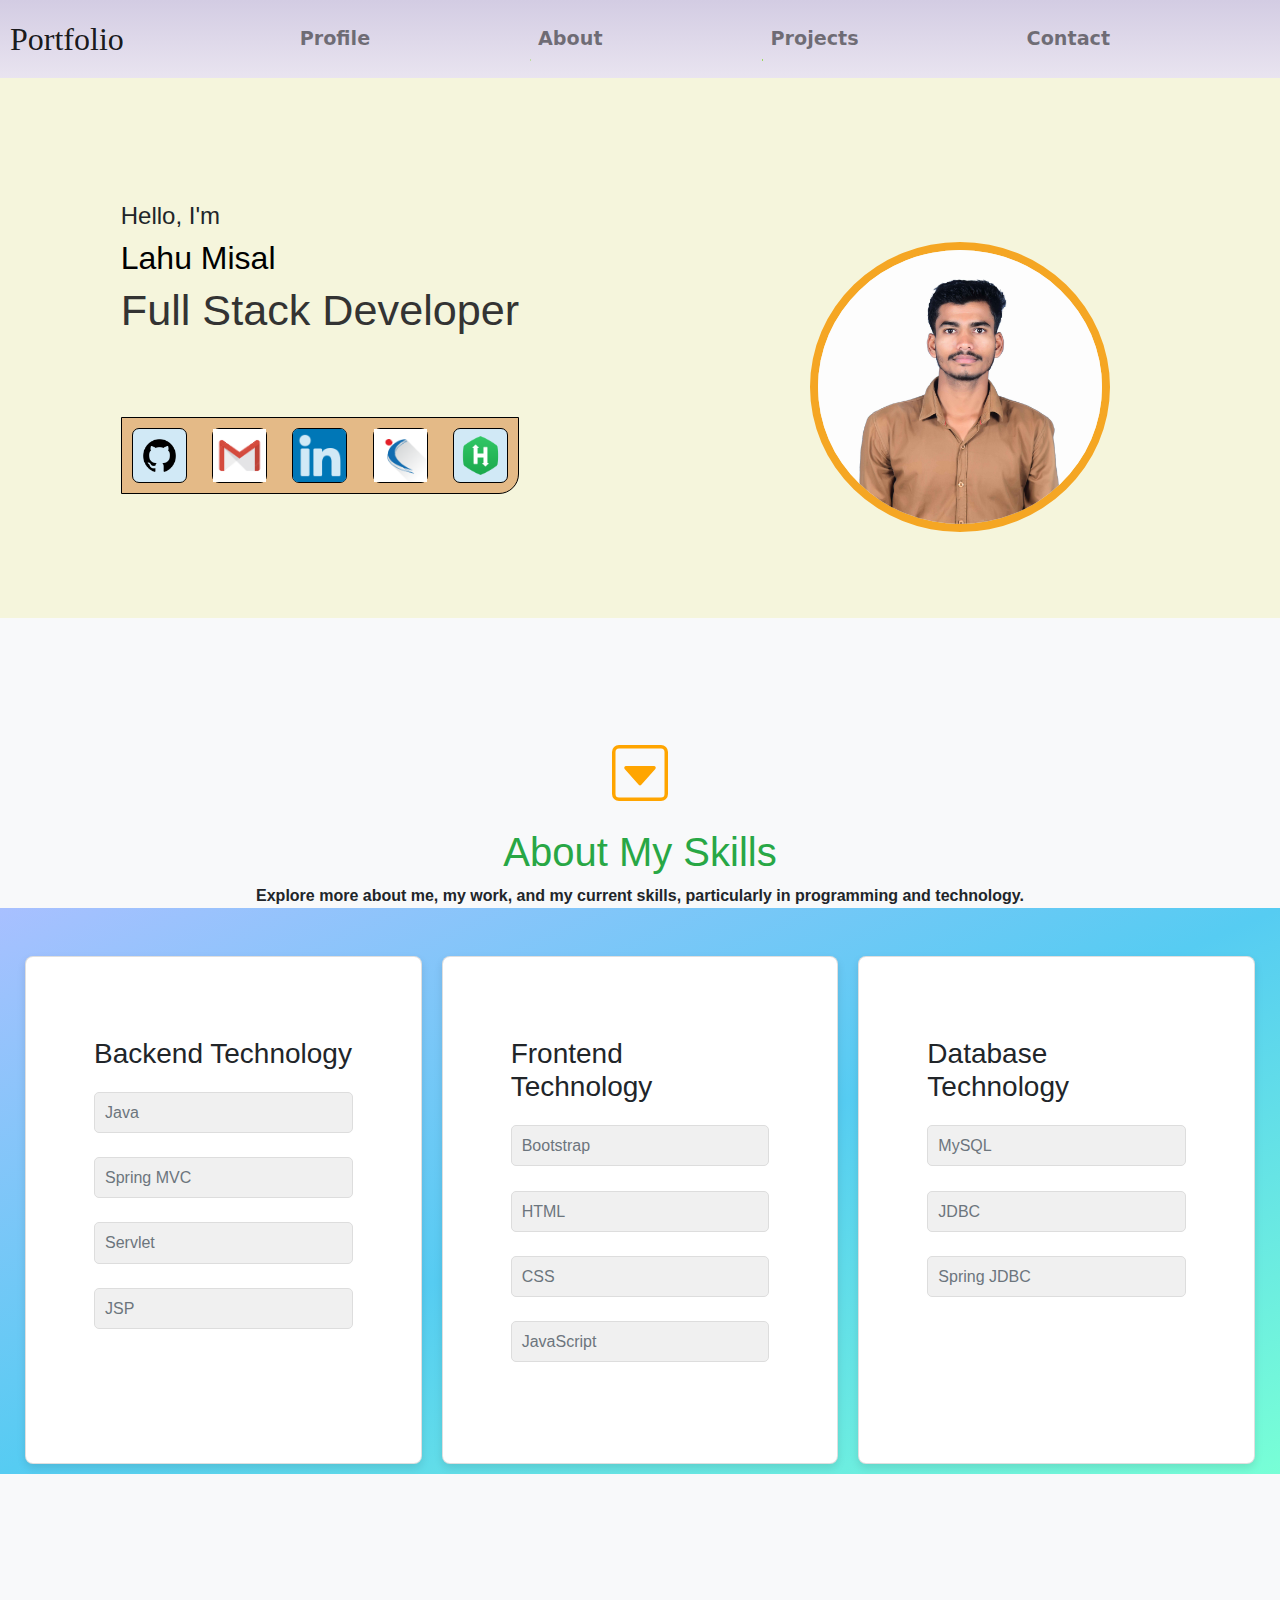
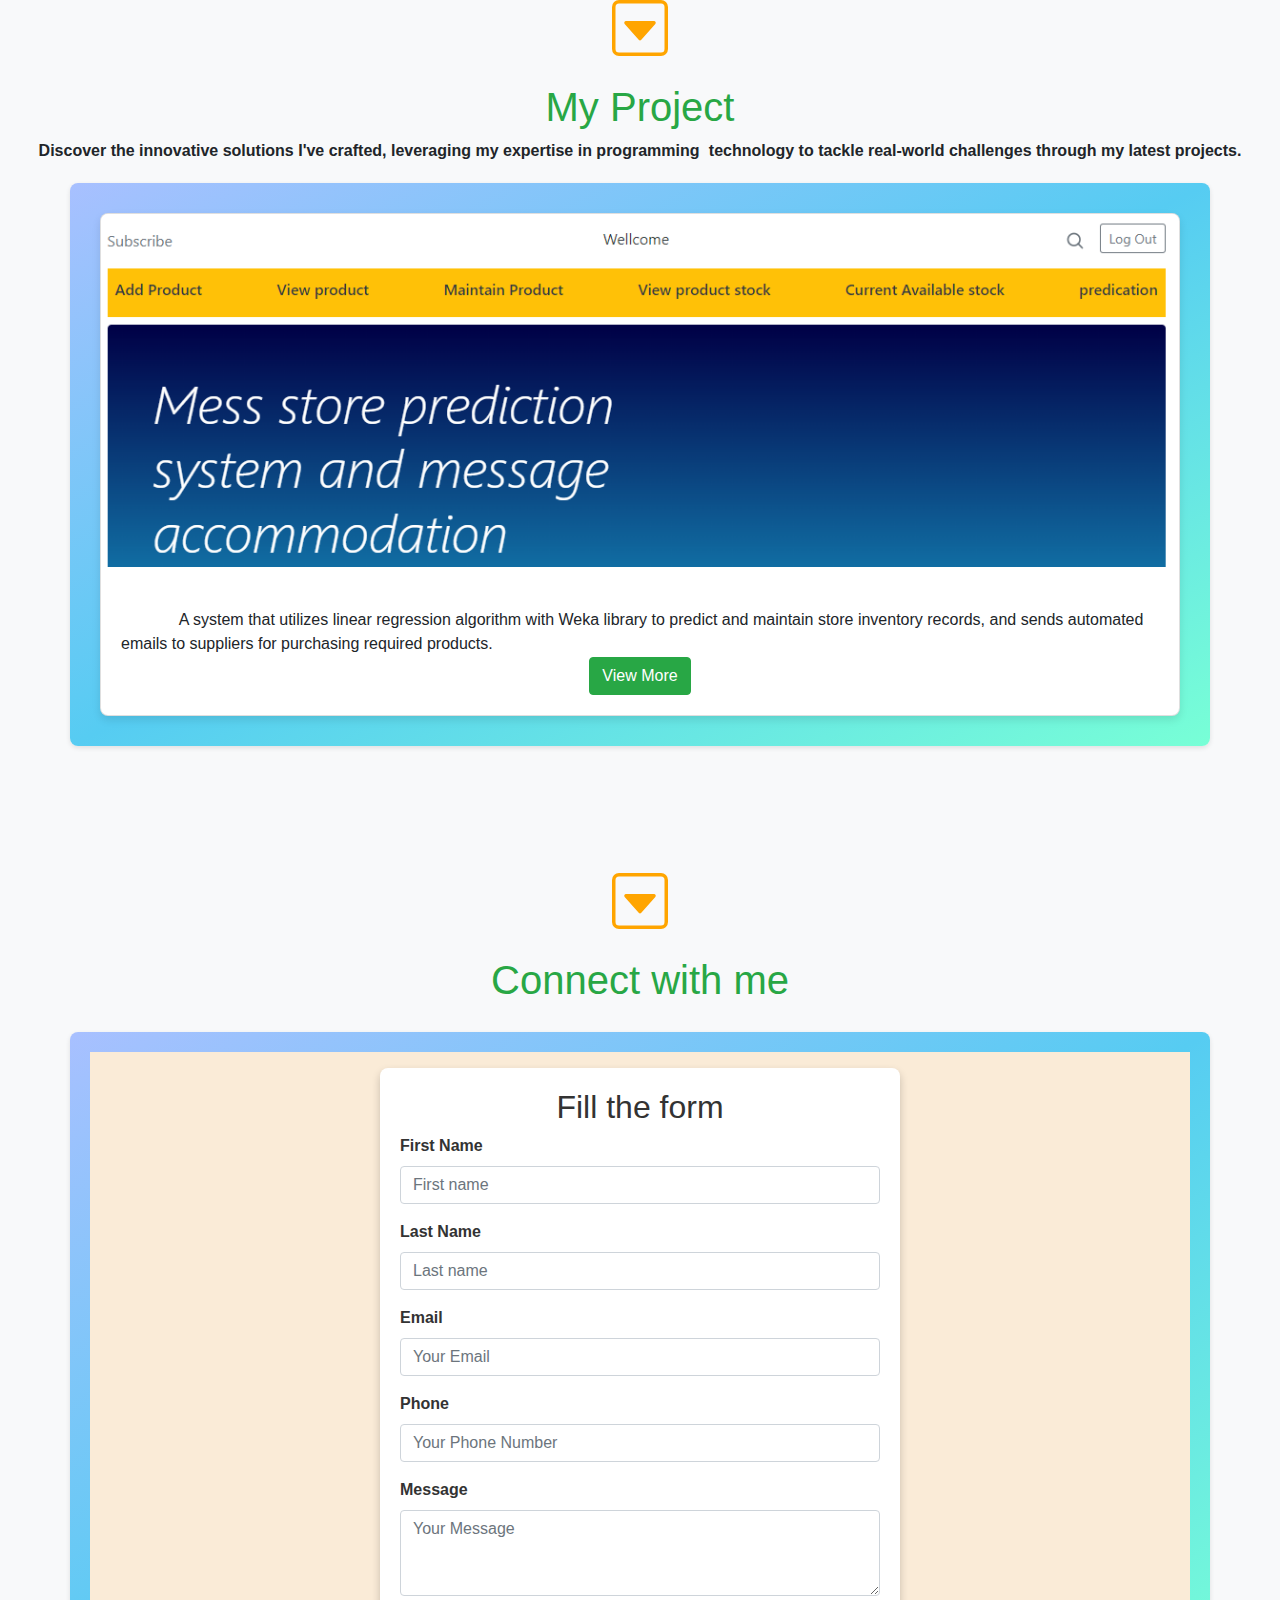
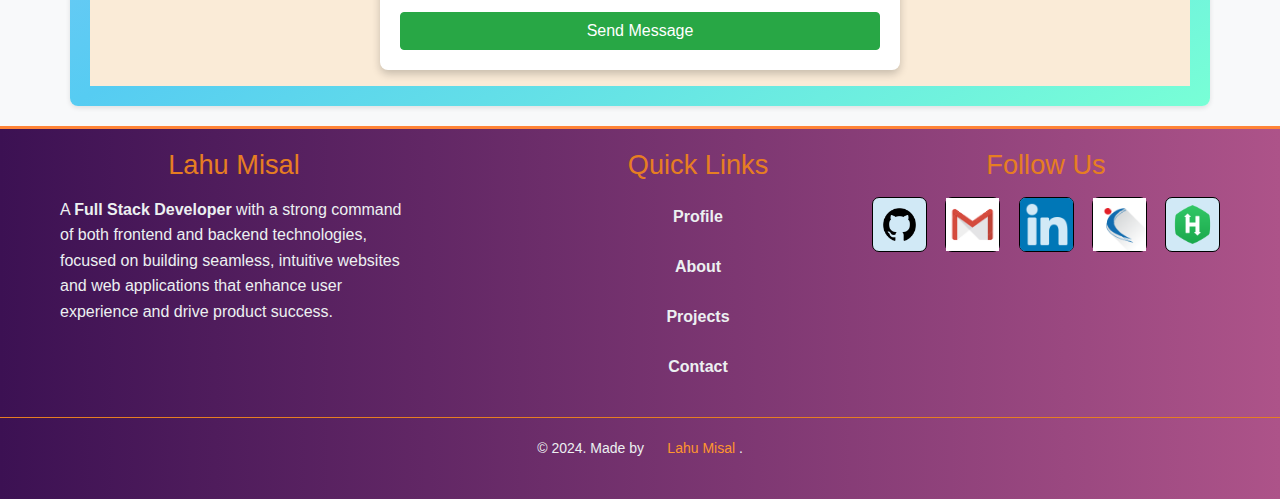
<file: index.html>
<!DOCTYPE html>
<html lang="en">
<head>
    <meta charset="UTF-8">
    <meta name="viewport" content="width=device-width, initial-scale=1.0">
    <title>My portfolio </title>
    <!-- Bootstrap CSS -->
    <link href="https://stackpath.bootstrapcdn.com/bootstrap/4.5.2/css/bootstrap.min.css" rel="stylesheet">
    <link rel="stylesheet" href="CSS/navBar.css">
    <link rel="stylesheet" href="CSS/profile.css">
    <link rel="stylesheet" href="CSS/aboutInfo.css">
    <link rel="stylesheet" href="CSS/pro_btn.css">
    <link rel="stylesheet" href="CSS/contactForm.css">
    <link rel="stylesheet" href="CSS/footer.css">
    <script src="https://code.jquery.com/jquery-3.5.1.slim.min.js"></script>
    <script src="https://cdn.jsdelivr.net/npm/@popperjs/core@2.9.3/dist/umd/popper.min.js"></script>
    <script src="https://stackpath.bootstrapcdn.com/bootstrap/4.5.2/js/bootstrap.min.js"></script>
    <script src="JS/contact.js"></script>
    <script src="https://cdn.emailjs.com/dist/email.min.js"></script>
    <script type="text/javascript">
        (function(){
           emailjs.init("lahumisal402@gmail.com"); // Replace with your EmailJS User ID
        })();
    </script>
</head>
<body>
    <nav class="navbar navbar-expand-lg navbar-light">
        <a class="navbar-brand" href="#">Portfolio</a>
        <button class="navbar-toggler" type="button" data-toggle="collapse" data-target="#navbarSupportedContent" aria-controls="navbarSupportedContent" aria-expanded="false" aria-label="Toggle navigation">
            <span class="navbar-toggler-icon"></span>
        </button>
    
        <div class="collapse navbar-collapse justify-content-between" id="navbarSupportedContent">
            <ul class="navbar-nav mx-auto">
                <li class="nav-item "><a class="nav-link" href="#"><b>Profile</b></a></li>
                <li class="nav-item "><a class="nav-link" href="#about"><b>About</b></a></li>
                <li class="nav-item "><a class="nav-link" href="#project"><b>Projects</b></a></li>
                <li class="nav-item "><a class="nav-link" href="#contact"><b>Contact</b></a></li>
            </ul>
        </div>
    </nav>
    

    <!-----------------------------------------------------End of navBar-------------------------------------------------->

<div class="profile d-flex flex-column flex-md-row " id="introduction">

    <div class="intro p-3 col-md-6 d-flex justify-content-center align-items-center">
        
        <div class="box1" >
            <div class="info">
                <h4>Hello, I'm</h4>
                <b><h1>Lahu Misal</h1></b>
                <h2 id="main">Full Stack Developer</h2><br><br><br>
            </div>
    
    
            <div class="sidebar d-flex justify-content-between" id="icons">
                    
                <a href="https://github.com/lahumisal" class="hr-img"><img src="Imgs/gitHub.png" class="hr"  style="width: 53px; height: 53px;" ></a>
                <a href="https://mail.google.com/mail/u/1/?ogbl#inbox"  class="hr-img"><img src="Imgs/gmail.png"  style="width: 53px; height: 53px;" ></a>
                <a href="https://www.linkedin.com/in/lahu-misal-1a426726b"  class="hr-img"><img src="Imgs/linkedIn.png" style="width: 53px; height: 53px;" ></a>
                <a href="https://www.naukri.com/mnjuser/profile?id=&altresid"  class="hr-img"><img src="Imgs/nokari.png"  style="width: 53px; height: 53px;" ></a>
                <a href="https://www.hackerrank.com/profile/lahumisal402"  class="hr-img"><img src="Imgs/HackerRank_logo.png"  style="width: 53px; height: 53px;" ></a>
            
            </div>
        </div>

    </div>



    <div class="prof-img p-3 col-md-6 mt-5 d-flex justify-content-center align-items-center">
        <div id="p" class="profilepic text-center">
            <img src="Imgs/Lahu Misal.jpg" alt="Lahu Misal" class="profile-img img-fluid rounded-circle">
        </div>
    </div>
    
</div>



<!-- ---------------------------------------------end profile page------------------------------------------ -->

<div class="aboutInfo d-flex flex-column justify-content-center align-items-center mt-5" id="about">
    <!-- <b><h1 id="about ">About Me</h1></b> -->
    <p id="line" style="min-height: 1px; margin-top: 6%;"><svg xmlns="http://www.w3.org/2000/svg" width="56" height="60" fill="currentColor" class="bi bi-caret-down-square" viewBox="0 0 16 16">
        <path d="M3.626 6.832A.5.5 0 0 1 4 6h8a.5.5 0 0 1 .374.832l-4 4.5a.5.5 0 0 1-.748 0z"/>
        <path d="M0 2a2 2 0 0 1 2-2h12a2 2 0 0 1 2 2v12a2 2 0 0 1-2 2H2a2 2 0 0 1-2-2zm15 0a1 1 0 0 0-1-1H2a1 1 0 0 0-1 1v12a1 1 0 0 0 1 1h12a1 1 0 0 0 1-1z"/>
    </svg></p>
    <br>
    <center id="s" class="text-success"><h1 style="font-family: Verdana, Geneva, Tahoma, sans-serif;">About My Skills</h1></center>
    <center><b><span>Explore more about me, my work, and my current skills, particularly in programming and technology.</span></b></center>
</div>

<div id="A" class="container-fluid" ">
    <div class="card mt-5 p-5" style="margin-top: 10%;">
        <div class="card-body ">
            <h5 class="card-title"><h3>Backend Technology</h3></h5>
            <h6 class="card-subtitle text-muted"><br>
                <div class="skills">Java</div><br>
                <div class="skills">Spring MVC</div><br>
                <div class="skills">Servlet</div><br>
                <div class="skills">JSP</div><br>
            </h6>
        </div>
    </div>

    <div class="card mt-5 p-5">
        <div class="card-body" style="min-height: 10px;">
            <h5 class="card-title" ><h3>Frontend Technology</h3></h5>
            <h6 class="card-subtitle mb-2 text-muted"><br>
                <div class="skills">Bootstrap</div><br>
                <div class="skills">HTML</div><br>
                <div class="skills">CSS</div><br>
                <div class="skills">JavaScript</div><br>
                
            </h6>
        </div>
    </div>

    <div class="card mt-5 p-5">
        <div class="card-body">
            <h5 class="card-title"><h3>Database Technology</h3></h5>
            <h6 class="card-subtitle mb-2 text-muted"><br>
                <div class="skills">MySQL</div><br>
                <div class="skills">JDBC</div><br>
                <div class="skills">Spring JDBC</div><br>
            </h6>
        </div>
    </div>
</div>

<!----------------------------------- languages | Skills info end----------------------------------------------- -->

<div class="aboutInfo d-flex flex-column justify-content-center align-items-center mt-5" id="project">
    <!-- <b><h1 id="about ">My Project</h1></b> -->
    <p id="line" style="min-height: 1px; margin-top: 6%;"><svg xmlns="http://www.w3.org/2000/svg" width="56" height="60"  fill="currentColor" class="bi bi-caret-down-square" viewBox="0 0 16 16">
        <path d="M3.626 6.832A.5.5 0 0 1 4 6h8a.5.5 0 0 1 .374.832l-4 4.5a.5.5 0 0 1-.748 0z"/>
        <path d="M0 2a2 2 0 0 1 2-2h12a2 2 0 0 1 2 2v12a2 2 0 0 1-2 2H2a2 2 0 0 1-2-2zm15 0a1 1 0 0 0-1-1H2a1 1 0 0 0-1 1v12a1 1 0 0 0 1 1h12a1 1 0 0 0 1-1z"/>
    </svg></p>
    <br>
    <center id="s" class="text-success"><h1 style="font-family: Verdana, Geneva, Tahoma, sans-serif;">My Project</h1></center>
    <center><b><span>Discover the innovative solutions I've crafted, leveraging my expertise in programming <b style="font-size: 4%;">&</b> technology to tackle real-world challenges through my latest projects.</span></b></center>
</div>

<div class="container" id="cont" >
    <div class="card" >
        <div class="pro_photo" >
            <img src="Imgs/first__page.png" class="card-img-top" alt="..." >
        </div>
        <div class="card-body">
            <p class="card-text">&nbsp;&nbsp;&nbsp;&nbsp;&nbsp;&nbsp;&nbsp;&nbsp;&nbsp;
                &nbsp;&nbsp;&nbsp;A system that utilizes linear regression algorithm
                with Weka library to predict and maintain store inventory records, 
                and sends automated emails to suppliers for purchasing required 
                products.
            </p>
            <center><a href="mess_store_prediction.html" class="btn btn-success ">View More</a></center>
        </div>
    </div>
</div>


<!----------------End project part------------------------------------>



<div class="aboutInfo d-flex flex-column justify-content-center align-items-center mt-5" id="contact">
    <!-- <b><h1 id="about ">About Me</h1></b> -->
    <p id="line" style="min-height: 1px; margin-top: 6%;"><svg xmlns="http://www.w3.org/2000/svg" width="56" height="60" fill="currentColor" class="bi bi-caret-down-square" viewBox="0 0 16 16">
        <path d="M3.626 6.832A.5.5 0 0 1 4 6h8a.5.5 0 0 1 .374.832l-4 4.5a.5.5 0 0 1-.748 0z"/>
        <path d="M0 2a2 2 0 0 1 2-2h12a2 2 0 0 1 2 2v12a2 2 0 0 1-2 2H2a2 2 0 0 1-2-2zm15 0a1 1 0 0 0-1-1H2a1 1 0 0 0-1 1v12a1 1 0 0 0 1 1h12a1 1 0 0 0 1-1z"/>
    </svg></p>
    <br>
    <center id="s" class="text-success"><h1 style="font-family: Verdana, Geneva, Tahoma, sans-serif;">Connect with me</h1></center>
</div>


<div class="container h-100 d-flex justify-content-center align-items-center" >
    <div class="row w-100 justify-content-center" id="cont_form">
        <div class="col-md-8 col-lg-6 my-3">
            <div class="contact-form-container">
                <h2 class="text-center">Fill the form</h2>
                <form id="contactForm">
                    <div class="form-group">
                        <label for="name">First Name</label>
                        <input type="text" id="firstName" class="form-control" placeholder="First name" required autocomplete="given-name">
                        <span class="error-message" id="nameError"></span>
                    </div>
                    <div class="form-group">
                        <label for="name">Last Name</label>
                        <input type="text" id="lastName" class="form-control" placeholder="Last name" required >
                        <span class="error-message" id="nameError"></span>
                    </div>
                    <div class="form-group">
                        <label for="email">Email</label>
                        <input type="email" id="email" name="email" class="form-control" placeholder="Your Email" required>
                        <span class="error-message" id="emailError"></span>
                    </div>
                    <div class="form-group">
                        <label for="phone">Phone</label>
                        <input type="tel" id="phone" name="phone" class="form-control" placeholder="Your Phone Number" required>
                        <span class="error-message" id="phoneError"></span>
                    </div>
                    <div class="form-group">
                        <label for="message">Message</label>
                        <textarea id="message" name="message" class="form-control" placeholder="Your Message" rows="3" required></textarea>
                        <span class="error-message" id="messageError"></span>
                    </div>
                    <button type="submit" class="btn btn-success btn-block">Send Message</button>
                </form>
            </div>
        </div>
    </div>
</div>


<footer class="footer">
    <div class="footer-container">
        <div class="footer-about">
            <h2>Lahu Misal</h2>
            <p>
                A <strong>Full Stack Developer</strong> with a strong command of both frontend and backend technologies, focused on building seamless, intuitive websites and web applications that enhance user experience and drive product success.
            </p>
        </div>

        <div class="footer-links">
            <h2>Quick Links</h2>
            
            <ul class="navbar-nav mx-auto">
                <li class="nav-item "><a class="nav-link" href="#"><b>Profile</b></a></li>
                <li class="nav-item "><a class="nav-link" href="#about"><b>About</b></a></li>
                <li class="nav-item "><a class="nav-link" href="#project"><b>Projects</b></a></li>
                <li class="nav-item "><a class="nav-link" href="#contact"><b>Contact</b></a></li>
            </ul>
        </div>

        <div class="footer-social">
            <h2>Follow Us</h2>
            <center>
            <div class="sidebar d-flex justify-content-between" id="nav-icon">
                <a href="https://github.com/lahumisal" class="hr-img"><img src="Imgs/gitHub.png" class="hr"  style="width: 53px; height: 53px;" ></a>
                <a href="https://mail.google.com/mail/u/1/?ogbl#inbox"  class="hr-img"><img src="Imgs/gmail.png"  style="width: 53px; height: 53px;" ></a>
                <a href="https://www.linkedin.com/in/lahu-misal-1a426726b"  class="hr-img"><img src="Imgs/linkedIn.png" style="width: 53px; height: 53px;" ></a>
                <a href="https://www.naukri.com/mnjuser/profile?id=&altresid"  class="hr-img"><img src="Imgs/nokari.png"  style="width: 53px; height: 53px;" ></a>
                <a href="https://www.hackerrank.com/profile/lahumisal402"  class="hr-img"><img src="Imgs/HackerRank_logo.png"  style="width: 53px; height: 53px;" ></a>
            </div>
        </center>
        </div>
    </div>

    <div class="footer-bottom">
        <p>&copy; 2024. Made by &nbsp;&nbsp;&nbsp;&nbsp; <a href="#">Lahu Misal </a>.</p>
    </div>
</footer>
</body>
</html>
</file>
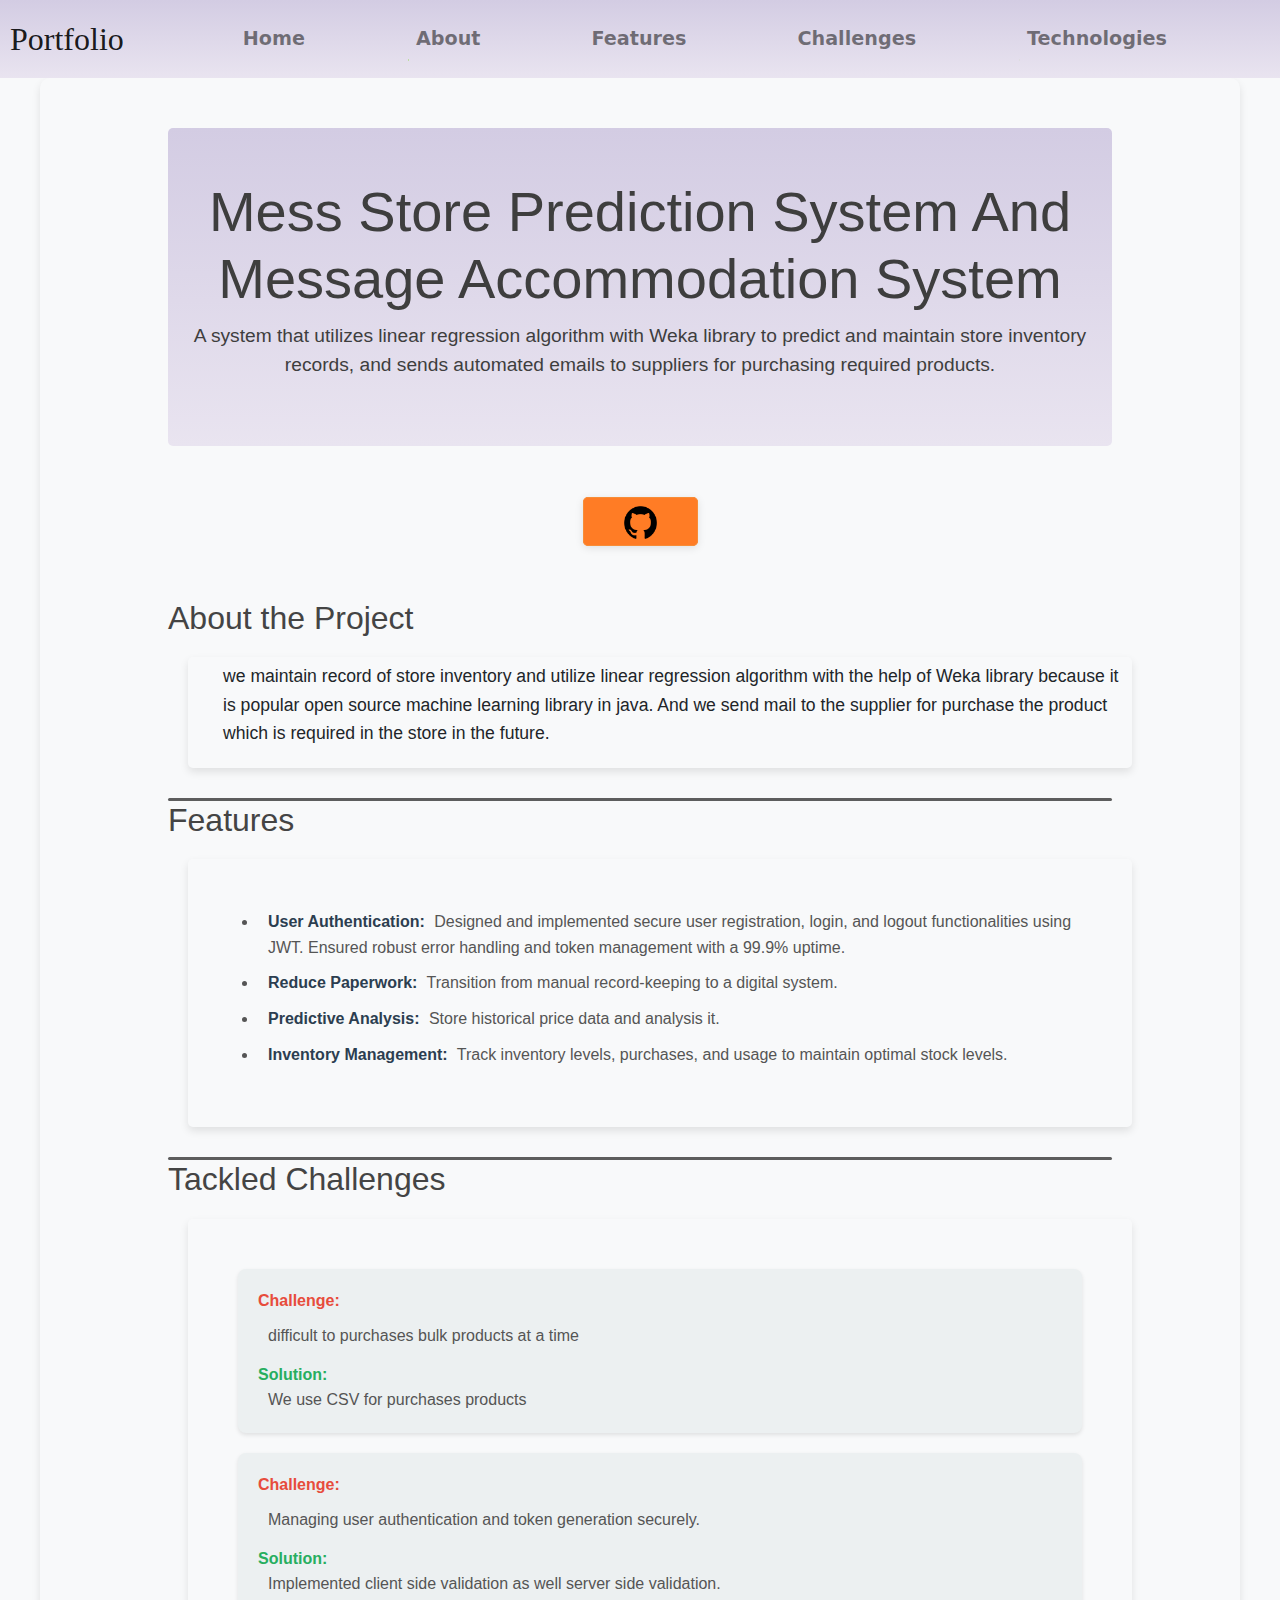
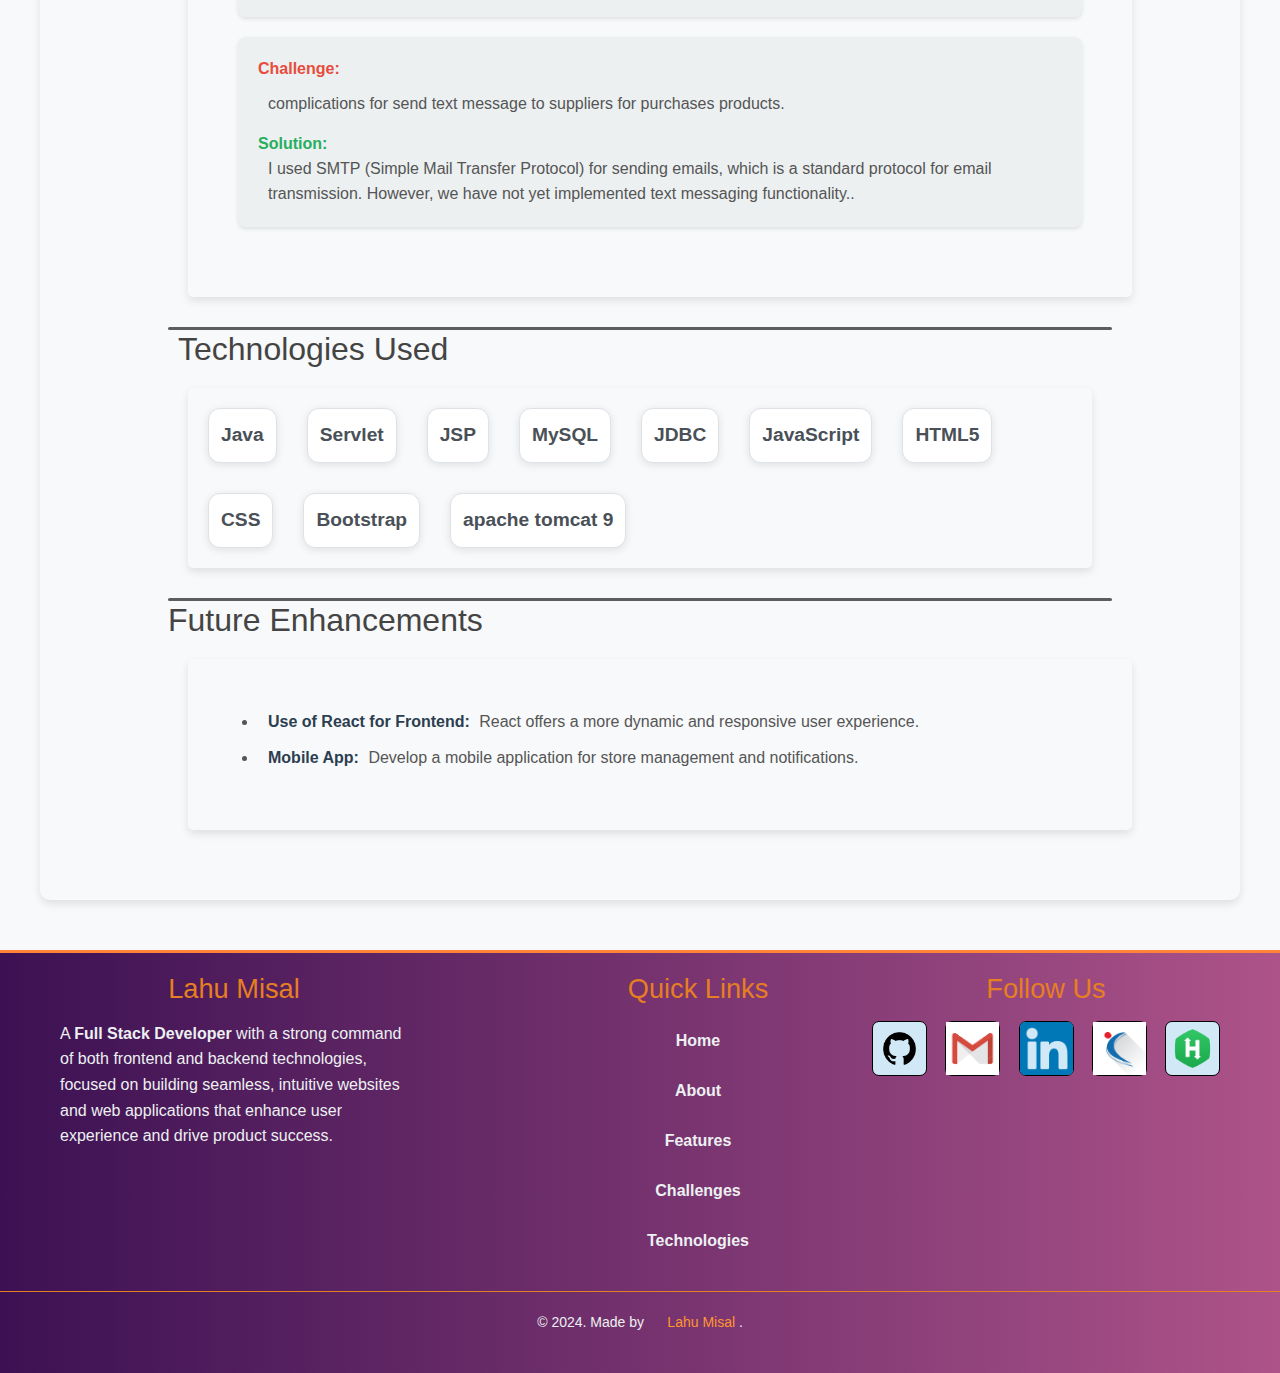
<file: mess_store_prediction.html>
<!DOCTYPE html>
<html lang="en">
<head>
    <meta charset="UTF-8">
    <meta name="viewport" content="width=device-width, initial-scale=1.0">
    <title>Mess Store Prediction System and Message Accommodation System</title>
    <link href="https://stackpath.bootstrapcdn.com/bootstrap/4.5.2/css/bootstrap.min.css" rel="stylesheet">
    <link rel="stylesheet" href="CSS/navBar.css">
    <link rel="stylesheet" href="CSS/mess_store_prediction.css">
    <link rel="stylesheet" href="CSS/footer.css">
    <link rel="stylesheet" href="CSS/profile.css">
    <script src="https://code.jquery.com/jquery-3.5.1.slim.min.js"></script>
    <script src="https://cdn.jsdelivr.net/npm/@popperjs/core@2.9.3/dist/umd/popper.min.js"></script>
    <script src="https://stackpath.bootstrapcdn.com/bootstrap/4.5.2/js/bootstrap.min.js"></script>
</head>
<body>
    <nav class="navbar navbar-expand-lg navbar-light">
        <a class="navbar-brand" href="#">Portfolio</a>
        <button class="navbar-toggler" type="button" data-toggle="collapse" data-target="#navbarSupportedContent" aria-controls="navbarSupportedContent" aria-expanded="false" aria-label="Toggle navigation">
            <span class="navbar-toggler-icon"></span>
        </button>
    
        <div class="collapse navbar-collapse justify-content-between" id="navbarSupportedContent">
            <ul class="navbar-nav mx-auto">
                <li class="nav-item "><a class="nav-link" href="#"><b>Home</b></a></li>
                <li class="nav-item "><a class="nav-link" href="#about"><b>About</b></a></li>
                <li class="nav-item "><a class="nav-link" href="#features"><b>Features</b></a></li>
                <li class="nav-item "><a class="nav-link" href="#tackled-challenges"><b>Challenges</b></a></li>
                <li class="nav-item "><a class="nav-link" href="#Tech"><b>Technologies</b></a></li>


            </ul>
        </div>
    </nav>

    <div class="main">
        <section class="intro" id="intro">
            <div class="container">
                <h1>Mess Store Prediction System And Message Accommodation System</h1>
                <p>A system that utilizes linear regression algorithm
                    with Weka library to predict and maintain store inventory records, 
                    and sends automated emails to suppliers for purchasing required 
                    products.</p>
            </div>
        </section>


        <section id="project-link" class="github-link">
            <div class="container">
                <a href="https://github.com/lahumisal/MessStorePrediction_ServletApplication"  class="github-btn" <a href="https://github.com/lahumisal" class="hr-img"><img src="Imgs/gitHub.png" class="hr"  style="width: 53px; height: 53px;" ></a></a>
            </div>
        </section>
    
        <section id="about" class="project-details">
            <h2>About the Project</h2>
            <div class="container">
                <p>we maintain record of store inventory and utilize linear regression algorithm with the help of Weka library because it is popular open source machine learning library in java. And  we send mail to the supplier for purchase the product which is required in the store in the future.</p>
            </div>
        </section>

        <div class="divider"></div>
    
        <section id="features" class="features">
            <h2>Features</h2>
            <div class="container">
                <ul>
                    <li><strong>User Authentication:</strong> Designed and implemented secure user registration, login, and logout functionalities using JWT. Ensured robust error handling and token management with a 99.9% uptime.</li>
                    <li><strong>Reduce Paperwork:</strong> Transition from manual record-keeping to a digital system.</li>
                    <li><strong>Predictive Analysis:</strong> Store historical price data and analysis it.</li>
                    <li><strong>Inventory Management:</strong> Track inventory levels, purchases, and usage to maintain optimal stock levels.</li>

                </ul>
            </div>
        </section>

        <div class="divider"></div>
    
        <section id="tackled-challenges" class="challenges-solutions">
            <h2>Tackled Challenges</h2>
            <div class="container">
                <ul>
                    <li>
                        <div class="challenge">Challenge:</div>
                        <p class="challenge-desc">difficult to purchases bulk products at a time</p>
                        <div class="solution">Solution:</div>
                        <p class="solution-desc">We use CSV for purchases products</p>
                    </li>
                    <li>
                        <div class="challenge">Challenge:</div>
                        <p class="challenge-desc">Managing user authentication and token generation securely.</p>
                        <div class="solution">Solution:</div>
                        <p class="solution-desc">Implemented client side validation as well server side validation.</p>
                    </li>
                    <li>
                        <div class="challenge">Challenge:</div>
                        <p class="challenge-desc">complications for send text message to suppliers for purchases products.</p>
                        <div class="solution">Solution:</div>
                        <p class="solution-desc">I used SMTP (Simple Mail Transfer Protocol) for sending emails, which is a standard protocol for email transmission. However, we have not yet implemented text messaging functionality..</p>
                    </li>
                </ul>
            </div>
        </section>

        <div class="divider" id="Tech"></div>
    
        <section class="tech-section">
            <h2>Technologies Used</h2>
            <div class="tech-wrapper">
                <div class="tech-card">
                    <div class="tech-name">Java</div>
                </div>
                <div class="tech-card">
                    <div class="tech-name">Servlet</div>
                </div>
                <div class="tech-card">
                    <div class="tech-name">JSP</div>
                </div>
                <div class="tech-card">
                    <div class="tech-name">MySQL</div>
                </div>
                <div class="tech-card">
                    <div class="tech-name">JDBC</div>
                </div>
                <div class="tech-card">
                    <div class="tech-name">JavaScript</div>
                </div>
                <div class="tech-card">
                    <div class="tech-name">HTML5</div>
                </div>
                <div class="tech-card">
                    <div class="tech-name">CSS</div>
                </div>
                <div class="tech-card">
                    <div class="tech-name">Bootstrap</div>
                </div>
                <div class="tech-card">
                    <div class="tech-name">apache tomcat 9</div>
                </div>
            </div>
        </section>
        
        <div class="divider"></div>

        <section id="Future" class="features">
            <h2>Future Enhancements</h2>
            <div class="container">
                <ul>
                    <li><strong>Use of React for Frontend:</strong> React offers a more dynamic and responsive user experience.</li>
                    <li><strong>Mobile App:</strong> Develop a mobile application for store management and notifications.</li>
                    
                </ul>
            </div>
        </section>
    </div>

    <footer class="footer">
        <div class="footer-container">
            <div class="footer-about">
                <center><h2>Lahu Misal</h2></center>
                <p>
                    A <strong>Full Stack Developer</strong> with a strong command of both frontend and backend technologies, focused on building seamless, intuitive websites and web applications that enhance user experience and drive product success.
                </p>
            </div>
    
            <div class="footer-links">
                <center><h2>Quick Links</h2></center>
                
                <ul class="navbar-nav mx-auto">
                    <li class="nav-item "><a class="nav-link" href="#"><b>Home</b></a></li>
                <li class="nav-item "><a class="nav-link" href="#about"><b>About</b></a></li>
                <li class="nav-item "><a class="nav-link" href="#features"><b>Features</b></a></li>
                <li class="nav-item "><a class="nav-link" href="#tackled-challenges"><b>Challenges</b></a></li>
                <li class="nav-item "><a class="nav-link" href="#Tech"><b>Technologies</b></a></li>


                </ul>
            </div>
    
            <div class="footer-social">
                <center><h2>Follow Us</h2><center>
                <center>
                <div class="sidebar d-flex justify-content-between" id="nav-icon">
                    <a href="https://github.com/lahumisal" class="hr-img"><img src="Imgs/gitHub.png" class="hr"  style="width: 53px; height: 53px;" ></a>
                    <a href="https://mail.google.com/mail/u/1/?ogbl#inbox"  class="hr-img"><img src="Imgs/gmail.png"  style="width: 53px; height: 53px;" ></a>
                    <a href="https://www.linkedin.com/in/lahu-misal-1a426726b"  class="hr-img"><img src="Imgs/linkedIn.png" style="width: 53px; height: 53px;" ></a>
                    <a href="https://www.naukri.com/mnjuser/profile?id=&altresid"  class="hr-img"><img src="Imgs/nokari.png"  style="width: 53px; height: 53px;" ></a>
                    <a href="https://www.hackerrank.com/profile/lahumisal402"  class="hr-img"><img src="Imgs/HackerRank_logo.png"  style="width: 53px; height: 53px;" ></a>
                </div>
            </center>
            </div>
        </div>
    
        <div class="footer-bottom">
            <p>&copy; 2024. Made by &nbsp;&nbsp;&nbsp;&nbsp; <a href="#">Lahu Misal </a>.</p>
        </div>
    </footer>
</body>
</html>
</file>
<file: CSS/navBar.css>
* {
    margin: 0;
    padding: 0;
    box-sizing: border-box;
}
.navbar-brand{
    font-family: "Lucida Handwriting", cursive;
    font-size: 2em;
}
.navbar{
    position: -webkit-sticky; /* For Safari */
    position: sticky;
    top: 0;
    background-color: #333;
    color: white;
    padding: 10px;
    z-index: 1;
}
nav {
    background-image: linear-gradient(#D3CCE3, #E9E4F0);
}
nav ul li a{
    font-size: 1.2em;
    font-family: system-ui, -apple-system, BlinkMacSystemFont, 'Segoe UI', Roboto, Oxygen, Ubuntu, Cantarell, 'Open Sans', 'Helvetica Neue', sans-serif;
}
li a {
    position: relative;
    overflow: hidden;
}

li a::after {
    content: '';
    position: absolute;
    left: 0;
    bottom: 0;
    width: 100%;
    height: 2px;
    background-color: rgb(130, 216, 43);
    transform: translateX(-100%);
    transition: transform 0.3s ease;
    -webkit-transform: translateX(-100%);
    -moz-transform: translateX(-100%);
    -ms-transform: translateX(-100%);
    -o-transform: translateX(-100%);
    -webkit-transform: translateX(-100%);
}

li a:hover::after {
    transform: translateX(0); 
    -webkit-transform: translateX(0);
    -moz-transform: translateX(0);
    -ms-transform: translateX(0);
    -o-transform: translateX(0);
}
li a.active::after {
    transform: translateX(0); 
}
.nav-link {
    text-decoration: none;
}
li a.active {
    color: rgb(130, 216, 43); 
}
.navbar-nav {
    width: 100%;
    justify-content: space-evenly;
}

.navbar-nav .nav-item {
    text-align: center;
}
</file>
<file: CSS/profile.css>
* {
    margin: 0;
    padding: 0;
    box-sizing: border-box;
}

body {
    font-family: Arial, sans-serif;
    background-color: #f8f9fa;
}
.profilepic {
    position: relative;
    width: 300px; /* Reduced size for desktop */
    height: 290px; /* Ensures circular shape */
    margin-top: 30px;
}
#introduction{
    background-color: beige;
    min-height: 540px;
}

.outer-ring {
    width: 100%;
    height: 100%;
    background-color: #ffffff; 
    border-radius: 50%; 
    box-shadow: 0 0 15px rgba(0, 0, 0, 0.2); 
}

.profile-img {
    width: 100%;
    height: 100%;
    object-fit: cover;
    border-radius: 50%; /* Ensures circular shape */
    border: 8px solid #f5a623;
}
.box1 .info h1{
    color: black;
    font-size: xx-large;
}
.box1 .info h2{
    font-size: 2.7em;
}
#icons{
    width: 100%;
    border: 1px solid #000;
    padding: 10px;
    background-color: #e4ba87;
    border-bottom-right-radius: 20px;
}
.hr-img {
    border: 1px solid #000;
    border-radius: 7px;
    background-color: rgb(209, 233, 246);
    transition: transform 0.3s ease;
    -webkit-transition: transform 0.3s ease;
    -moz-transition: transform 0.3s ease;
    -ms-transition: transform 0.3s ease;
    -o-transition: transform 0.3s ease;
    -webkit-border-radius: 7px;
    -moz-border-radius: 7px;
    -ms-border-radius: 7px;
    -o-border-radius: 7px;
}

.hr-img:hover {
    transform: scale(1.2);
    /*box-shadow: 0 0 0 2.5px paleturquoise;
    */box-shadow: 0 0 0 2.5px lightsteelblue;
    -webkit-transform: scale(1.2);
    -moz-transform: scale(1.2);
    -ms-transform: scale(1.2);
    -o-transform: scale(1.2);
}


@media (max-width: 767.98px) {
    
    #p{
        width: 100%;
    }
    .profilepic {
        width: 100px; /* Reduced size for mobile */
        height: 150px; /* Same as width to ensure circular shape */
    }

    .profile-img {
        width: 100%;
        height: 100%;
        object-fit: cover;
        border-radius: 50%; /* Ensures circular shape */
        border: 4px solid #f5a623; /* Adjusted border size for mobile */
    }
    .hr-img:hover {
        transform: scale(1.2);
        /*box-shadow: 0 0 0 2.5px paleturquoise;
        */box-shadow: 0 0 0 2.5px lightsteelblue;
        -webkit-transform: scale(1.2);
        -moz-transform: scale(1.2);
        -ms-transform: scale(1.2);
        -o-transform: scale(1.2);
    }
}
</file>
<file: CSS/aboutInfo.css>
* {
    margin: 0;
    padding: 0;
    box-sizing: border-box;
}
html{
    scroll-behavior: smooth;
}
body {
    font-family: Arial, sans-serif;
}
#abt{
    font-size: 2.8em;
    font-family: 'Segoe UI', Tahoma, Geneva, Verdana, sans-serif;
}

#s{
    padding-top: 15px;
}
#about{
    margin-top: 30%;
}
#line{
    display: flex;
    justify-content: center;
    align-items: center;
    color: orange;
    min-height: 1px;
}

p{
    margin-top: 2%;
    margin-bottom: 1px;
}
#A{
    background-image: linear-gradient(to bottom right, #a8c0ff,#56CCF2,#78ffd6);
    display: flex;
    flex-direction: row;
}
.container{
    width: 100%;
    margin: 20px auto;
    background-image: linear-gradient(to bottom right, #a8c0ff,#56CCF2,#78ffd6);
    padding: 20px;
    display: flex;
    flex-wrap: wrap; 
    gap: 5px;
    border-radius: 8px;
    box-shadow: 0 2px 5px rgba(0, 0, 0, 0.1);
}
.card {
    display: flex;
    flex-direction: column; /* Column direction for card content */
    flex: 1; /* Allow cards to grow and shrink */
    min-width: 300px; /* Minimum width of cards */
    margin: 10px; /* Margin around each card */
    background-color: #fff;
    border-radius: 8px;
    box-shadow: 0 4px 8px rgba(0, 0, 0, 0.1);
    overflow: hidden; /* Ensure content doesn't overflow */
}

.card:hover{
    transform: scale(1.02);
    -webkit-transform: scale(1.02);
    -moz-transform: scale(1.02);
    -ms-transform: scale(1.02);
    -o-transform: scale(1.02);
    box-shadow: 0 5px 5px rgba(0, 0, 0, 0.1);
}
#s{
    margin-top:0 ;
    padding-top: 0;
}
.skills:hover {
    /*background-color: #ddd;
    */background-image: linear-gradient(#283048,#859398);
    color: white;
    transform: scale(1.1);
    -webkit-transform: scale(1.1);
    -moz-transform: scale(1.1);
    -ms-transform: scale(1.1);
    -o-transform: scale(1.1);
}
.skills {
    background-color: #f0f0f0;
    padding: 10px;
    border: 1px solid #ddd;
    border-radius: 5px;
    margin-bottom: 5px;
    transition: background-color 0.3s ease;
}
.skills:hover{
    background-color: #ddd;
}

@media (max-width: 940px) {
    .container {
        flex-direction: column; 
        align-items: center; 
    }
    #A{
        flex-direction: column; 
        align-items: center;
    }
    .profile {
        flex-direction: column;
    }

    .profilepic {
        width: 100%;
        height: auto;
    }

    .profile-img {
        width: 100%;
        height: auto;
    }
}
</file>
<file: CSS/pro_btn.css>
.card .card-body a:hover{
    background-color: coral;
}
</file>
<file: CSS/contactForm.css>
#cont_form{
    background-color: antiquewhite;
}
.contact-form-container {
    background-color: #fff;
    padding: 20px;
    border-radius: 8px;
    box-shadow: 0 4px 8px rgba(0, 0, 0, 0.2);
    max-width: 600px;
    width: 100%;
}

h2 {
    margin-top: 0;
    color: #333;
    text-align: center;
}

.form-group {
    margin-bottom: 1rem;
}

label {
    display: block;
    margin-bottom: 0.5rem;
    font-weight: bold;
    color: #333;
}

input, textarea {
    width: 100%;
    border: 1px solid #ddd;
    border-radius: 4px;
    box-sizing: border-box;
    font-size: 1rem;
}

textarea {
    resize: vertical;
}

.error-message {
    color: red;
    font-size: 0.875rem;
    display: none; /* Hidden by default */
}

.submit-button {
    background-color: #28a745;
    color: white;
    border: none;
    padding: 0.75rem;
    border-radius: 4px;
    font-size: 1rem;
    cursor: pointer;
    width: 100%;
    transition: background-color 0.3s;
}

.submit-button:hover {
    background-color: #218838;
}
</file>
<file: CSS/footer.css>
/* footer section */

.footer {
    background-image: linear-gradient(to left,#ad5389,#3c1153);
    color: #ecf0f1;
    padding: 20px 0;
    font-family: 'Arial', sans-serif;
    border-top: 3px solid #ff8437;
}

.footer-container {
    display: flex;
    justify-content: space-around;
    max-width: 1200px;
    margin: 0 auto;
    flex-wrap: wrap;
    padding: 0 20px;
}

.footer-about, .footer-links, .footer-social {
    flex: 1 1 300px;
    margin-bottom: 20px;
}

.footer-about {
    margin-right: 10%; /* Adds space between footer-about and footer-links */
}


.footer-about h2, .footer-links h2, .footer-social h2 {
    font-size: 1.7em;
    margin-bottom: 15px;
    font-family: 'Trebuchet MS', 'Lucida Sans Unicode', 'Lucida Grande', 'Lucida Sans', Arial, sans-serif;
    color: #e67e22;
}

.footer-about p {
    font-size: 16px;
    line-height: 1.6;
}

.footer-links ul {
    list-style-type: none;
    padding: 0;
}

.footer-links ul li {
    margin-bottom: 10px;
}

.footer-links ul li a {
    color: #ecf0f1;
    transition: color 0.3s;
}

.footer-links ul li a:hover {
    color: #e62222;
    text-decoration: none;
}


.footer-social .social-icons {
    display: flex; 
    gap: 15px; 
}

.footer-social .social-icons a {
    display: inline-block;
    transition: transform 0.3s ease, box-shadow 0.3s ease; 
}

.footer-social .social-icons a img {
    width: 30px;
    height: 30px;
    background-color: rgb(209, 233, 246);
    padding: 5px;
    border-radius: 5px;
    transition: box-shadow 0.3s ease;
    -webkit-transition: box-shadow 0.3s ease;
    -moz-transition: box-shadow 0.3s ease;
    -ms-transition: box-shadow 0.3s ease;
    -o-transition: box-shadow 0.3s ease;
}

.footer-social .social-icons a:hover {
    transform: translateY(-3px);
    box-shadow: 0 4px 8px rgba(0, 0, 0, 0.2);
}

.footer-bottom {
    text-align: center;
    padding: 20px 0;
    border-top: 1px solid #e67e22;
    font-size: 14px;
}

.footer-bottom p {
    margin: 0;
}

.footer-bottom a {
    color: #ff962e;
    transition: color 0.3s;
    -webkit-transition: color 0.3s;
    -moz-transition: color 0.3s;
    -ms-transition: color 0.3s;
    -o-transition: color 0.3s;
}

.footer-bottom a:hover {
    color: white;
    text-decoration: none;

}


@media (max-width: 1200px) {

    .footer-container {
        display: flex;
        justify-content: space-around;
        margin: 0 auto;
        flex-wrap: nowrap;
        padding: 0 20px;
    }
    
}

@media (max-width: 768px) {

    .footer-container {
        flex-wrap: wrap;
    }
    
}
</file>
<file: CSS/mess_store_prediction.css>
/* General Styles */
body, html {
    margin: 0;
    padding: 0;
    font-family: 'Arial', sans-serif;
    scroll-behavior: smooth;
    transition: background-color 0.3s, color 0.3s;
}

.main {
    max-width: 1200px;
    margin: 50px auto;
    padding: 50px 5%;
    margin-top: 0px;
    box-shadow: 0 4px 8px rgba(0, 0, 0, 0.1);
    border-radius: 10px;
}

/* Intro Section */
.intro {
    padding: 50px 0;
    background-image: linear-gradient(#D3CCE3,#E9E4F0);
    border-radius: 5px;
    color: rgb(62, 62, 62);
    text-align: center;
}

.intro h1 {
    font-size: 3.5em;
    margin-bottom: 10px;
}

.intro p {
    font-size: 1.2em;
}

/* Image Section */
.image-section {
    display: flex;
    justify-content: center;
    padding: 50px 20px;
}

.image-wrapper {
    display: grid;
    justify-content: center;
    align-items: center;
    width: 100%; /* Set width to 100% for responsiveness */
    max-width: 500px;
    height: auto;
    border-radius: 5px;
    box-shadow: 0 4px 8px rgba(0, 0, 0, 0.2);
}

.image-wrapper img {
    width: 100%;
    height: auto;
    border-radius: 8px;
    object-fit: cover;
    display: block;
    box-shadow: 0 4px 8px rgba(0, 0, 0, 0.1);
}

.project-details h2, .technologies-used h2 {
    font-size: 2em;
    margin-bottom: 20px;
    color: #444;
}

.project-details .container {
    box-shadow:  0 4px 8px rgba(0, 0, 0, 0.1);
    margin: 20px;
    padding: 5px;
    border-radius: 5px;
}

.project-details p {
    margin-left: 30px;
    font-size: 1.1em;
    line-height: 1.6;
}

.divider {
    height: 3px;
    width: 100%;
    background-color: #5d5d5d;
    border-radius: 5px;
    margin-top: 30px;
}

.features h2 {
    font-size: 2em;
    margin-bottom: 20px;
    color: #444;
}

.features .container {
    box-shadow:  0 4px 8px rgba(0, 0, 0, 0.1);
    padding: 50px;
    margin: 20px;
    border-radius: 5px;
}

.features ul {
    list-style-type: disc;
    padding-left: 20px;
    margin: 0;
}
.features .container:hover{
    view with git
}
.features li {
    margin-bottom: 10px;
    padding-left: 10px;
    line-height: 1.6;
    color: #555;
}

.features li strong {
    color: #2c3e50;
    font-weight: bold;
    margin-right: 5px;
}

/* Challenges and Solutions Section */
.challenges-solutions h2 {
    font-size: 2em;
    margin-bottom: 20px;
    color: #444;
}

.challenges-solutions .container {
    box-shadow:  0 4px 8px rgba(0, 0, 0, 0.1);
    padding: 50px;
    margin: 20px;
    border-radius: 5px;
}

.challenges-solutions ul {
    list-style: none;
    padding: 0;
    margin: 0;
}

.challenges-solutions li {
    background-color: #ecf0f1;
    margin-bottom: 20px;
    padding: 20px;
    border-radius: 8px;
    box-shadow: 0 2px 4px rgba(0, 0, 0, 0.1);
    transition: background-color 0.3s ease;
}

.challenges-solutions li:hover {
    background-color: #dfe6e9;
}

.challenge {
    color: #e74c3c;
    font-weight: bold;
    margin-bottom: 10px;
}

.solution {
    color: #27ae60;
    font-weight: bold;
    margin-top: 15px;
}

.challenge-desc, .solution-desc {
    margin: 0;
    padding-left: 10px;
    line-height: 1.6;
    color: #555;
}

.tech-section h2 {
    font-size: 2em;
    margin-bottom: 20px;
    color: #444;
    margin-left: 10px;
}

.tech-wrapper {
    display: flex;
    flex-wrap: wrap;
    justify-content: start;
    gap: 30px;
    max-width: 1000px;
    box-shadow: 0 4px 8px rgba(0, 0, 0, 0.1);
    margin: 20px;
    padding: 20px;
    border-radius: 5px;
}

.tech-card {
    background-color: #ffffff;
    border-radius: 12px;
    padding: 12px;
    text-align: center;
    transition: transform 0.3s ease, box-shadow 0.3s ease;
    border: 1px solid #dee2e6;
    /* width: 120px; */
    box-shadow: 0 2px 8px rgba(0, 0, 0, 0.1);
    -webkit-transition: transform 0.3s ease, box-shadow 0.3s ease;
    -moz-transition: transform 0.3s ease, box-shadow 0.3s ease;
    -ms-transition: transform 0.3s ease, box-shadow 0.3s ease;
    -o-transition: transform 0.3s ease, box-shadow 0.3s ease;
}

.tech-card:hover {
    transform: translateY(-10px);
    box-shadow: 0 6px 20px rgba(0, 0, 0, 0.15);
}

.tech-name {
    font-size: 1.2em;
    font-weight: 600;
    color: #495057;
}

.github-link {
    text-align: center;
    padding: 50px 20px;
}

.github-btn {
    background-color: #ff7c25;
    color: white;
    padding: 15px 30px;
    text-decoration: none;
    border-radius: 5px;
    transition: transform 0.3s ease, box-shadow 0.3s ease;
    border: 1px solid rgb(247, 141, 55);
    width: 100px;
    box-shadow: 0 2px 8px rgba(0, 0, 0, 0.1);
}

.github-btn:hover {
    background-color: #ff8432;
    transform: translateX(-20px);
    box-shadow: 2px 6px 20px rgba(255, 133, 52, 1);
}

/* Responsive Media Queries */

/* Large Devices (Desktops, 1200px and above) */
@media (min-width: 1200px) {
    .main {
        max-width: 1200px;
        padding: 50px 10%;
    }
}

/* Medium Devices (Tablets, 768px to 1199px) */
@media (max-width: 1199px) {
    .main {
        padding: 50px 5%;
    }

    .intro h1 {
        font-size: 3em;
    }

    .image-wrapper {
        width: 60%;
    }
}

/* Small Devices (Mobile Phones, 576px to 767px) */
@media (max-width: 767px) {
    .main {
        padding: 50px 5%;
    }

    .intro h1 {
        font-size: 2.5em;
    }

    .intro p {
        font-size: 1em;
    }

    .image-wrapper {
        width: 80%;
    }

    .tech-card {
        width: 80px;
    }
}

/* Extra Small Devices (Very Small Mobile Phones, 575px and below) */
@media (max-width: 575px) {
    .main {
        padding: 30px 5%;
    }

    .intro h1 {
        font-size: 2em;
    }

    .intro p {
        font-size: 0.9em;
    }

    .image-wrapper {
        width: 100%;
    }

    .features .container {
        padding: 20px;
        margin: 10px;
    }

    .challenges-solutions .container {
        padding: 20px;
        margin: 10px;
    }

    .tech-wrapper {
        margin: 10px;
        padding: 20px;
    }

    .project-details .container {
        margin: 10px;
        padding: 10px;
    }

    .tech-card {
        width: fit-content;
    }

    .github-btn {
        padding: 12px 20px;
        font-size: 0.9em;
    }
}
</file>
